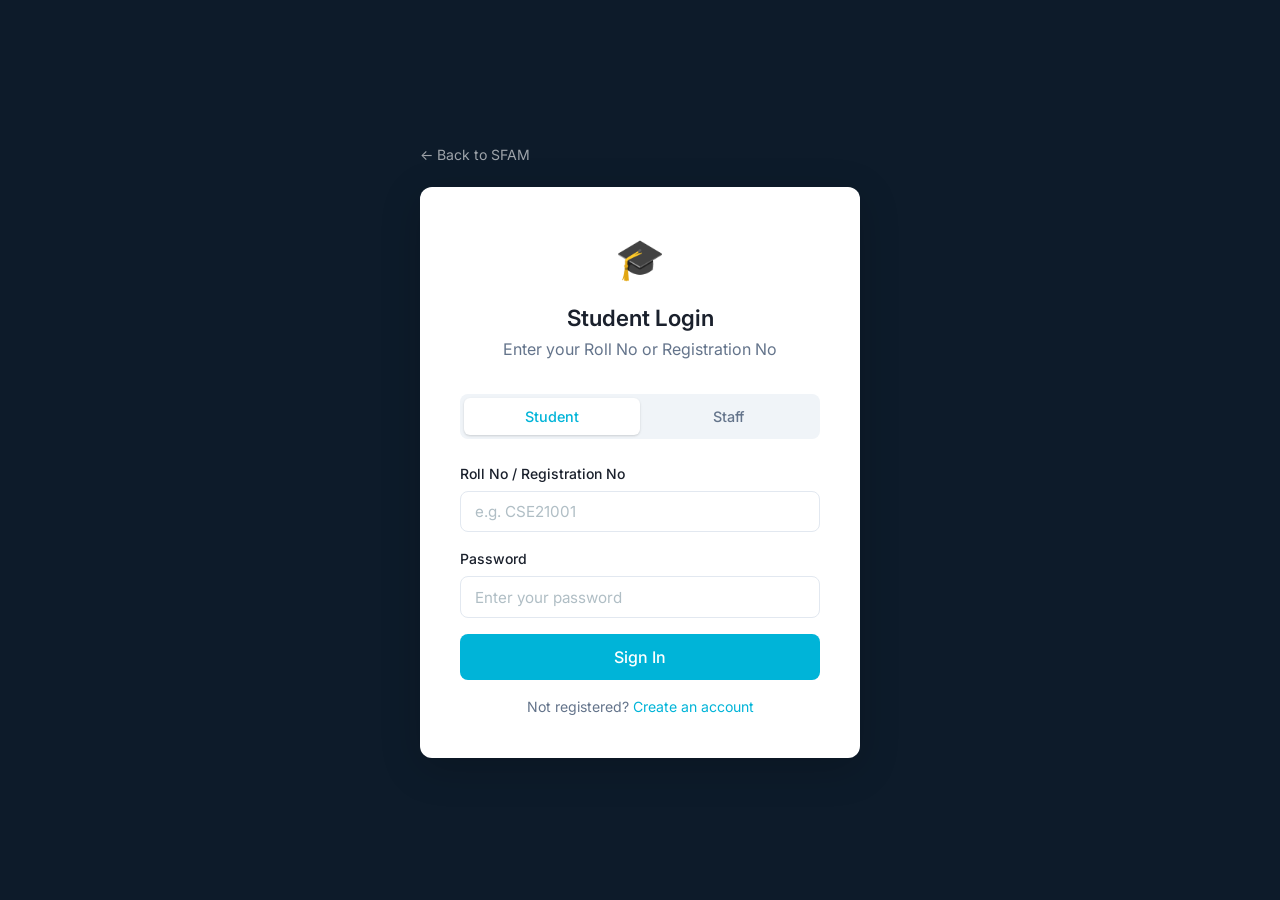
<file: macos/frontend/admin.html>
<!DOCTYPE html>
<html lang="en">

<head>
    <meta charset="UTF-8">
    <meta name="viewport" content="width=device-width, initial-scale=1.0">
    <title>SFAM — Admin Dashboard</title>
    <link rel="stylesheet" href="css/style.css">
    <style>
        /* Admin-specific layout */
        .admin-layout {
            display: grid;
            grid-template-columns: 220px 1fr;
            min-height: 100vh;
        }

        .admin-sidebar {
            background: var(--navy);
            display: flex;
            flex-direction: column;
            border-right: 1px solid rgba(255, 255, 255, .06);
            position: sticky;
            top: 0;
            height: 100vh;
        }

        .admin-sidebar-brand {
            padding: 1.5rem;
            border-bottom: 1px solid rgba(255, 255, 255, .08);
        }

        .admin-sidebar-brand h2 {
            color: #fff;
            font-size: 1.05rem;
            margin-bottom: .15rem;
        }

        .admin-sidebar-brand p {
            color: rgba(255, 255, 255, .35);
            font-size: .75rem;
        }

        .admin-sidebar-brand .brand-icon {
            font-size: 1.8rem;
            margin-bottom: .35rem;
        }

        .admin-nav {
            padding: 1rem .75rem;
            flex: 1;
        }

        .admin-nav-btn {
            display: flex;
            align-items: center;
            gap: .6rem;
            width: 100%;
            padding: .65rem .9rem;
            border: none;
            border-radius: var(--r-sm);
            background: transparent;
            color: rgba(255, 255, 255, .6);
            font-family: inherit;
            font-size: .88rem;
            font-weight: 500;
            cursor: pointer;
            transition: all var(--t);
            text-align: left;
            margin-bottom: .25rem;
        }

        .admin-nav-btn:hover {
            background: rgba(255, 255, 255, .07);
            color: #fff;
        }

        .admin-nav-btn.active {
            background: rgba(0, 180, 216, .15);
            color: var(--accent);
        }

        .admin-nav-btn .nav-icon {
            font-size: 1.1rem;
            flex-shrink: 0;
            width: 22px;
            text-align: center;
        }

        .admin-sidebar-footer {
            padding: 1rem;
            border-top: 1px solid rgba(255, 255, 255, .06);
        }

        .admin-main {
            background: var(--off-white);
            overflow-y: auto;
        }

        .admin-topbar {
            background: #fff;
            border-bottom: 1px solid var(--border);
            padding: 0 2rem;
            height: 56px;
            display: flex;
            align-items: center;
            justify-content: space-between;
            position: sticky;
            top: 0;
            z-index: 10;
        }

        .admin-topbar h3 {
            font-size: 1rem;
            font-weight: 600;
        }

        .admin-content {
            padding: 1.75rem 2rem;
        }

        .admin-section {
            display: none;
        }

        .admin-section.active {
            display: block;
        }

        /* Section header */
        .section-header {
            display: flex;
            align-items: center;
            justify-content: space-between;
            margin-bottom: 1.25rem;
            flex-wrap: wrap;
            gap: .75rem;
        }

        .section-header h2 {
            font-size: 1.25rem;
        }

        /* Filter row */
        .filter-row {
            display: flex;
            gap: .75rem;
            align-items: center;
            margin-bottom: 1rem;
            flex-wrap: wrap;
        }

        .filter-row input,
        .filter-row select {
            padding: .45rem .8rem;
            font-size: .88rem;
            border-radius: var(--r-sm);
            border: 1.5px solid var(--border);
            background: #fff;
            font-family: inherit;
            color: var(--text-main);
        }

        /* Edit modal */
        .modal-overlay {
            position: fixed;
            inset: 0;
            background: rgba(0, 0, 0, .5);
            display: flex;
            align-items: center;
            justify-content: center;
            z-index: 999;
            opacity: 0;
            pointer-events: none;
            transition: opacity .25s ease;
        }

        .modal-overlay.open {
            opacity: 1;
            pointer-events: all;
        }

        .modal-box {
            background: #fff;
            border-radius: var(--r);
            padding: 2rem;
            width: 100%;
            max-width: 480px;
            box-shadow: var(--shadow-lg);
            transform: translateY(16px);
            transition: transform .25s ease;
        }

        .modal-overlay.open .modal-box {
            transform: translateY(0);
        }

        .modal-title {
            font-size: 1.1rem;
            font-weight: 700;
            margin-bottom: 1.25rem;
        }

        .modal-footer {
            display: flex;
            gap: .75rem;
            justify-content: flex-end;
            margin-top: 1.25rem;
        }

        /* Badge */
        .badge {
            display: inline-block;
            padding: 2px 9px;
            border-radius: 20px;
            font-size: .75rem;
            font-weight: 600;
        }

        .badge-success {
            background: #dcfce7;
            color: #15803d;
        }

        .badge-warning {
            background: #fef3c7;
            color: #b45309;
        }

        .badge-danger {
            background: #fee2e2;
            color: #b91c1c;
        }

        .badge-info {
            background: #dbeafe;
            color: #1d4ed8;
        }

        .badge-staff {
            background: #ede9fe;
            color: #6d28d9;
        }

        /* Action buttons in table */
        .tbl-action {
            font-size: .78rem;
            padding: .3rem .65rem;
        }
    </style>
</head>

<body>

    <!-- Edit User Modal -->
    <div class="modal-overlay" id="editModal">
        <div class="modal-box">
            <div class="modal-title">Edit User</div>
            <input type="hidden" id="editUserId">
            <div class="form-group"><label>Name</label><input type="text" id="editName"></div>
            <div class="form-group"><label>Department</label><input type="text" id="editDept"></div>
            <div class="form-group" id="editStudentFields">
                <label>Year</label><input type="text" id="editYear">
                <label class="mt-1">Course Opted</label><input type="text" id="editCourse">
            </div>
            <div class="form-group" id="editStaffFields" style="display:none;">
                <label>Specialization</label><input type="text" id="editSpec">
                <label class="mt-1">Courses Teaching</label><input type="text" id="editCoursesTeaching">
            </div>
            <div class="modal-footer">
                <button class="btn btn-outline btn-sm" id="closeEditModal">Cancel</button>
                <button class="btn btn-primary btn-sm" id="saveEditBtn">Save Changes</button>
            </div>
        </div>
    </div>

    <div class="admin-layout">

        <!-- Sidebar -->
        <aside class="admin-sidebar">
            <div class="admin-sidebar-brand">
                <div class="brand-icon">🛡️</div>
                <h2>SFAM Admin</h2>
                <p>System Administrator</p>
            </div>

            <nav class="admin-nav">
                <button class="admin-nav-btn active" data-section="students" id="navStudents">
                    <span class="nav-icon">👥</span> Students
                </button>
                <button class="admin-nav-btn" data-section="staff" id="navStaff">
                    <span class="nav-icon">🏫</span> Staff
                </button>
                <button class="admin-nav-btn" data-section="logs" id="navLogs">
                    <span class="nav-icon">📋</span> Attendance Logs
                </button>
                <button class="admin-nav-btn" data-section="system" id="navSystem">
                    <span class="nav-icon">⚙️</span> System Info
                </button>
            </nav>

            <div class="admin-sidebar-footer">
                <button class="btn btn-ghost btn-sm btn-block" id="btnBackToKiosk">← Back to SFAM</button>
                <button class="btn btn-danger btn-sm btn-block mt-1" id="btnSignOut">Sign Out</button>
            </div>
        </aside>

        <!-- Main content -->
        <div class="admin-main">

            <div class="admin-topbar">
                <h3 id="adminTopbarTitle">Students</h3>
                <span style="color:var(--text-muted);font-size:.85rem;">Logged in as <strong
                        id="adminUsername">Admin</strong></span>
            </div>

            <div class="admin-content">

                <!-- ================================================================
           STUDENTS
           ============================================================== -->
                <div class="admin-section active" id="section-students">
                    <div class="section-header">
                        <h2>Registered Students</h2>
                        <button class="btn btn-primary btn-sm" id="refreshStudents">↻ Refresh</button>
                    </div>
                    <div class="stats-grid" style="margin-bottom:1.25rem;">
                        <div class="stat-card success-border">
                            <div class="stat-label">Total Students</div>
                            <div class="stat-value" id="totalStudents">—</div>
                        </div>
                        <div class="stat-card">
                            <div class="stat-label">Avg Attendance</div>
                            <div class="stat-value" id="avgAttendance">—</div>
                        </div>
                        <div class="stat-card warning-border">
                            <div class="stat-label">Below 75%</div>
                            <div class="stat-value" id="belowThreshold">—</div>
                        </div>
                    </div>
                    <div class="filter-row">
                        <input type="text" id="studentSearch" placeholder="Search by name, email, roll no…"
                            style="flex:1;min-width:180px;">
                    </div>
                    <div class="table-card">
                        <table class="data-table">
                            <thead>
                                <tr>
                                    <th>ID</th>
                                    <th>Name</th>
                                    <th>Roll No</th>
                                    <th>Dept / Year</th>
                                    <th>Email</th>
                                    <th>Attendance</th>
                                    <th>Actions</th>
                                </tr>
                            </thead>
                            <tbody id="studentsTable">
                                <tr>
                                    <td colspan="7" class="text-center text-muted" style="padding:2rem;">Loading…</td>
                                </tr>
                            </tbody>
                        </table>
                    </div>
                </div>

                <!-- ================================================================
           STAFF
           ============================================================== -->
                <div class="admin-section" id="section-staff">
                    <div class="section-header">
                        <h2>Registered Staff</h2>
                        <button class="btn btn-primary btn-sm" id="refreshStaff">↻ Refresh</button>
                    </div>
                    <div class="filter-row">
                        <input type="text" id="staffSearch" placeholder="Search by name, code, dept…"
                            style="flex:1;min-width:180px;">
                    </div>
                    <div class="table-card">
                        <table class="data-table">
                            <thead>
                                <tr>
                                    <th>ID</th>
                                    <th>Name</th>
                                    <th>Emp Code</th>
                                    <th>Department</th>
                                    <th>Email</th>
                                    <th>Specialization</th>
                                    <th>Actions</th>
                                </tr>
                            </thead>
                            <tbody id="staffTable">
                                <tr>
                                    <td colspan="7" class="text-center text-muted" style="padding:2rem;">Loading…</td>
                                </tr>
                            </tbody>
                        </table>
                    </div>
                </div>

                <!-- ================================================================
           ATTENDANCE LOGS
           ============================================================== -->
                <div class="admin-section" id="section-logs">
                    <div class="section-header">
                        <h2>Attendance Logs</h2>
                        <button class="btn btn-primary btn-sm" id="refreshLogs">↻ Refresh</button>
                    </div>
                    <div class="filter-row">
                        <input type="date" id="logsDateFilter">
                        <button class="btn btn-primary btn-sm" id="btnFilterLogs">Filter</button>
                        <button class="btn btn-outline btn-sm" id="btnClearLogsFilter">All Dates</button>
                        <span id="logsTotalBadge" class="text-muted" style="font-size:.85rem;margin-left:auto;"></span>
                    </div>
                    <div class="table-card">
                        <table class="data-table">
                            <thead>
                                <tr>
                                    <th>#</th>
                                    <th>Student / Staff</th>
                                    <th>Roll No / Emp</th>
                                    <th>Role</th>
                                    <th>Department</th>
                                    <th>Date</th>
                                    <th>Time</th>
                                </tr>
                            </thead>
                            <tbody id="logsTable">
                                <tr>
                                    <td colspan="7" class="text-center text-muted" style="padding:2rem;">Loading…</td>
                                </tr>
                            </tbody>
                        </table>
                    </div>
                </div>

                <!-- ================================================================
           SYSTEM INFO
           ============================================================== -->
                <div class="admin-section" id="section-system">
                    <div class="section-header">
                        <h2>System Information</h2>
                        <button class="btn btn-primary btn-sm" id="refreshSystem">↻ Refresh</button>
                    </div>
                    <div class="stats-grid" style="margin-bottom:1.25rem;">
                        <div class="stat-card">
                            <div class="stat-label">Operating System</div>
                            <div class="stat-value" style="font-size:1.1rem;" id="sysOS">—</div>
                        </div>
                        <div class="stat-card">
                            <div class="stat-label">Python</div>
                            <div class="stat-value" style="font-size:1.1rem;" id="sysPython">—</div>
                        </div>
                        <div class="stat-card success-border">
                            <div class="stat-label">GPU Device</div>
                            <div class="stat-value" style="font-size:1.1rem;" id="sysGPU">—</div>
                        </div>
                        <div class="stat-card">
                            <div class="stat-label">Model Status</div>
                            <div class="stat-value" style="font-size:1.1rem;" id="sysModel">—</div>
                        </div>
                    </div>
                    <div class="table-card">
                        <div class="table-card-header">
                            <h3 style="font-size:1rem;">Full Details</h3>
                        </div>
                        <table class="data-table">
                            <tbody id="sysDetails">
                                <tr>
                                    <td colspan="2" class="text-center text-muted" style="padding:2rem;">Loading…</td>
                                </tr>
                            </tbody>
                        </table>
                    </div>
                </div>

            </div><!-- /admin-content -->
        </div><!-- /admin-main -->
    </div>

    <div class="toast-container" id="toastContainer"></div>

    <script src="js/api.js"></script>
    <script src="js/app.js"></script>
    <script>
        document.addEventListener('DOMContentLoaded', function () {

            // -----------------------------------------------------------------------
            // Auth guard — admin only
            // -----------------------------------------------------------------------
            var session = requireAuth();
            if (!session) return;

            if (session.user.role !== 'admin') {
                showToast('Admin access required', 'error');
                setTimeout(function () { redirectToDashboard(session.user.role); }, 1000);
                return;
            }

            document.getElementById('adminUsername').textContent = session.user.name;

            // -----------------------------------------------------------------------
            // Navigation
            // -----------------------------------------------------------------------
            var sectionTitles = {
                students: 'Students', staff: 'Staff',
                logs: 'Attendance Logs', system: 'System Info'
            };

            document.querySelectorAll('.admin-nav-btn').forEach(function (btn) {
                btn.addEventListener('click', function () {
                    var sec = btn.dataset.section;
                    document.querySelectorAll('.admin-nav-btn').forEach(function (b) {
                        b.classList.remove('active');
                    });
                    btn.classList.add('active');
                    document.querySelectorAll('.admin-section').forEach(function (s) {
                        s.classList.remove('active');
                    });
                    document.getElementById('section-' + sec).classList.add('active');
                    document.getElementById('adminTopbarTitle').textContent = sectionTitles[sec] || sec;
                });
            });

            document.getElementById('btnBackToKiosk').onclick = function () {
                window.location.href = 'index.html';
            };
            document.getElementById('btnSignOut').onclick = function () {
                clearSession();
                window.location.href = 'index.html';
            };

            // -----------------------------------------------------------------------
            // Students
            // -----------------------------------------------------------------------
            var allStudents = [];

            async function loadStudents() {
                var tbody = document.getElementById('studentsTable');
                tbody.innerHTML = '<tr><td colspan="7" class="text-center text-muted" style="padding:2rem;">Loading…</td></tr>';
                try {
                    var data = await apiAdminListUsers('student');
                    allStudents = data.users || [];
                    renderStudents(allStudents);

                    var sumPct = allStudents.reduce(function (a, s) { return a + (s.stats ? s.stats.percentage : 0); }, 0);
                    var below = allStudents.filter(function (s) { return s.stats && s.stats.percentage < 75; }).length;
                    document.getElementById('totalStudents').textContent = allStudents.length;
                    document.getElementById('avgAttendance').textContent = allStudents.length ? (sumPct / allStudents.length).toFixed(1) + '%' : '—';
                    document.getElementById('belowThreshold').textContent = below;
                } catch (e) { showToast('Failed to load students', 'error'); }
            }

            function renderStudents(list) {
                var tbody = document.getElementById('studentsTable');
                if (!list.length) {
                    tbody.innerHTML = '<tr><td colspan="7" class="text-center text-muted" style="padding:2rem;">No students found</td></tr>';
                    return;
                }
                tbody.innerHTML = list.map(function (s) {
                    var pct = s.stats ? s.stats.percentage : 0;
                    var badge = pct >= 75 ? 'badge-success' : pct >= 50 ? 'badge-warning' : 'badge-danger';
                    return '<tr>'
                        + '<td>' + s.id + '</td>'
                        + '<td style="font-weight:500;">' + s.name + '</td>'
                        + '<td>' + (s.roll_no || '—') + '</td>'
                        + '<td>' + (s.department || '—') + (s.year ? ' / ' + s.year : '') + '</td>'
                        + '<td style="font-size:.82rem;">' + s.email + '</td>'
                        + '<td><span class="badge ' + badge + '">' + pct + '%</span></td>'
                        + '<td style="white-space:nowrap;">'
                        + '<button class="btn btn-outline tbl-action" onclick="openEdit(' + s.id + ',\'student\')">✏ Edit</button> '
                        + '<button class="btn btn-danger tbl-action" onclick="deleteUser(' + s.id + ',\'' + s.name.replace(/'/g, '') + '\')">🗑 Del</button>'
                        + '</td></tr>';
                }).join('');
            }

            document.getElementById('studentSearch').addEventListener('input', function () {
                var q = this.value.toLowerCase();
                renderStudents(allStudents.filter(function (s) {
                    return (s.name + s.email + (s.roll_no || '') + (s.department || '')).toLowerCase().includes(q);
                }));
            });
            document.getElementById('refreshStudents').onclick = loadStudents;

            // -----------------------------------------------------------------------
            // Staff
            // -----------------------------------------------------------------------
            var allStaff = [];

            async function loadStaff() {
                var tbody = document.getElementById('staffTable');
                tbody.innerHTML = '<tr><td colspan="7" class="text-center text-muted" style="padding:2rem;">Loading…</td></tr>';
                try {
                    var data = await apiAdminListUsers('staff');
                    allStaff = data.users || [];
                    renderStaff(allStaff);
                } catch (e) { showToast('Failed to load staff', 'error'); }
            }

            function renderStaff(list) {
                var tbody = document.getElementById('staffTable');
                if (!list.length) {
                    tbody.innerHTML = '<tr><td colspan="7" class="text-center text-muted" style="padding:2rem;">No staff found</td></tr>';
                    return;
                }
                tbody.innerHTML = list.map(function (s) {
                    return '<tr>'
                        + '<td>' + s.id + '</td>'
                        + '<td style="font-weight:500;">' + s.name + '</td>'
                        + '<td>' + (s.employee_code || '—') + '</td>'
                        + '<td>' + (s.department || '—') + '</td>'
                        + '<td style="font-size:.82rem;">' + s.email + '</td>'
                        + '<td>' + (s.specialization || '—') + '</td>'
                        + '<td style="white-space:nowrap;">'
                        + '<button class="btn btn-outline tbl-action" onclick="openEdit(' + s.id + ',\'staff\')">✏ Edit</button> '
                        + '<button class="btn btn-danger tbl-action" onclick="deleteUser(' + s.id + ',\'' + s.name.replace(/'/g, '') + '\')">🗑 Del</button>'
                        + '</td></tr>';
                }).join('');
            }

            document.getElementById('staffSearch').addEventListener('input', function () {
                var q = this.value.toLowerCase();
                renderStaff(allStaff.filter(function (s) {
                    return (s.name + s.email + (s.employee_code || '') + (s.department || '')).toLowerCase().includes(q);
                }));
            });
            document.getElementById('refreshStaff').onclick = loadStaff;

            // -----------------------------------------------------------------------
            // Attendance logs
            // -----------------------------------------------------------------------

            async function loadLogs(date) {
                var tbody = document.getElementById('logsTable');
                tbody.innerHTML = '<tr><td colspan="7" class="text-center text-muted" style="padding:2rem;">Loading…</td></tr>';
                try {
                    var data = await apiAdminAttendanceLogs(date || null, 200);
                    var logs = data.logs || [];
                    document.getElementById('logsTotalBadge').textContent = logs.length + ' records' + (data.total > 200 ? ' (showing first 200 of ' + data.total + ')' : '');
                    if (!logs.length) {
                        tbody.innerHTML = '<tr><td colspan="7" class="text-center text-muted" style="padding:2rem;">No records found</td></tr>';
                        return;
                    }
                    tbody.innerHTML = logs.map(function (l, i) {
                        var badge = l.role === 'staff' ? 'badge-staff' : 'badge-info';
                        return '<tr>'
                            + '<td>' + (i + 1) + '</td>'
                            + '<td style="font-weight:500;">' + l.name + '</td>'
                            + '<td>' + (l.roll_no || l.employee_code || '—') + '</td>'
                            + '<td><span class="badge ' + badge + '">' + l.role + '</span></td>'
                            + '<td>' + (l.department || '—') + '</td>'
                            + '<td>' + formatDate(l.timestamp) + '</td>'
                            + '<td>' + formatTime(l.timestamp) + '</td>'
                            + '</tr>';
                    }).join('');
                } catch (e) { showToast('Failed to load logs', 'error'); }
            }

            document.getElementById('btnFilterLogs').onclick = function () {
                loadLogs(document.getElementById('logsDateFilter').value || null);
            };
            document.getElementById('btnClearLogsFilter').onclick = function () {
                document.getElementById('logsDateFilter').value = '';
                loadLogs(null);
            };
            document.getElementById('refreshLogs').onclick = function () {
                loadLogs(document.getElementById('logsDateFilter').value || null);
            };

            // -----------------------------------------------------------------------
            // System info
            // -----------------------------------------------------------------------

            async function loadSystemInfo() {
                try {
                    var info = await apiGetSystemInfo();
                    document.getElementById('sysOS').textContent = info.os || '—';
                    document.getElementById('sysPython').textContent = info.python_version || '—';
                    document.getElementById('sysGPU').textContent = (info.gpu_device || 'CPU').toUpperCase();
                    document.getElementById('sysModel').textContent = info.model_ready ? '✓ Loaded' : '✗ Not Loaded';

                    var rows = [
                        ['OS', info.os + ' ' + (info.os_version || '')],
                        ['Architecture', info.architecture],
                        ['Python Version', info.python_version],
                        ['GPU Device', (info.gpu_device || 'CPU').toUpperCase()],
                        ['GPU Name', info.gpu_name || '—'],
                        ['CUDA Available', info.cuda_available ? 'Yes' : 'No'],
                        ['MPS Available', info.mps_available ? 'Yes' : 'No'],
                        ['Model Name', info.model_name || '—'],
                        ['Model Ready', info.model_ready ? '✓ Yes' : '✗ No'],
                    ];
                    document.getElementById('sysDetails').innerHTML = rows.map(function (r) {
                        return '<tr><td style="color:var(--text-muted);width:180px;font-size:.88rem;">' + r[0] + '</td>'
                            + '<td style="font-weight:500;">' + r[1] + '</td></tr>';
                    }).join('');
                } catch (e) { showToast('Failed to load system info', 'error'); }
            }

            document.getElementById('refreshSystem').onclick = loadSystemInfo;

            // -----------------------------------------------------------------------
            // Delete user (P1)
            // -----------------------------------------------------------------------
            window.deleteUser = async function (userId, name) {
                if (!confirm('Delete "' + name + '"? This removes all their attendance records and cannot be undone.')) return;
                try {
                    var res = await apiAdminDeleteUser(userId);
                    if (res.error) { showToast(res.error, 'error'); return; }
                    showToast(res.message, 'success');
                    loadStudents();
                    loadStaff();
                } catch (e) { showToast('Delete failed', 'error'); }
            };

            // -----------------------------------------------------------------------
            // Edit user (P1)
            // -----------------------------------------------------------------------
            var editRole = 'student';

            window.openEdit = function (userId, role) {
                editRole = role;
                document.getElementById('editUserId').value = userId;
                document.getElementById('editStudentFields').style.display = role === 'student' ? '' : 'none';
                document.getElementById('editStaffFields').style.display = role === 'staff' ? '' : 'none';

                // Pre-fill from cached list
                var list = role === 'student' ? allStudents : allStaff;
                var user = list.find(function (u) { return u.id === userId; });
                if (user) {
                    document.getElementById('editName').value = user.name || '';
                    document.getElementById('editDept').value = user.department || '';
                    if (role === 'student') {
                        document.getElementById('editYear').value = user.year || '';
                        document.getElementById('editCourse').value = user.course_opted || '';
                    } else {
                        document.getElementById('editSpec').value = user.specialization || '';
                        document.getElementById('editCoursesTeaching').value = user.courses_teaching || '';
                    }
                }
                document.getElementById('editModal').classList.add('open');
            };

            document.getElementById('closeEditModal').onclick = function () {
                document.getElementById('editModal').classList.remove('open');
            };

            document.getElementById('saveEditBtn').addEventListener('click', async function () {
                var userId = parseInt(document.getElementById('editUserId').value);
                var fields = {
                    name: document.getElementById('editName').value.trim(),
                    department: document.getElementById('editDept').value.trim(),
                };
                if (editRole === 'student') {
                    fields.year = document.getElementById('editYear').value.trim();
                    fields.course_opted = document.getElementById('editCourse').value.trim();
                } else {
                    fields.specialization = document.getElementById('editSpec').value.trim();
                    fields.courses_teaching = document.getElementById('editCoursesTeaching').value.trim();
                }

                setLoading(this, true, 'Saving…');
                try {
                    var res = await apiAdminEditUser(userId, fields);
                    if (res.error) { showToast(res.error, 'error'); }
                    else {
                        showToast('User updated successfully', 'success');
                        document.getElementById('editModal').classList.remove('open');
                        loadStudents(); loadStaff();
                    }
                } catch (e) { showToast('Update failed', 'error'); }
                setLoading(this, false, 'Save Changes');
            });

            // -----------------------------------------------------------------------
            // Initial data load
            // -----------------------------------------------------------------------
            loadStudents();
            loadStaff();
            loadLogs(null);
            loadSystemInfo();

        });
    </script>
</body>

</html>
</file>
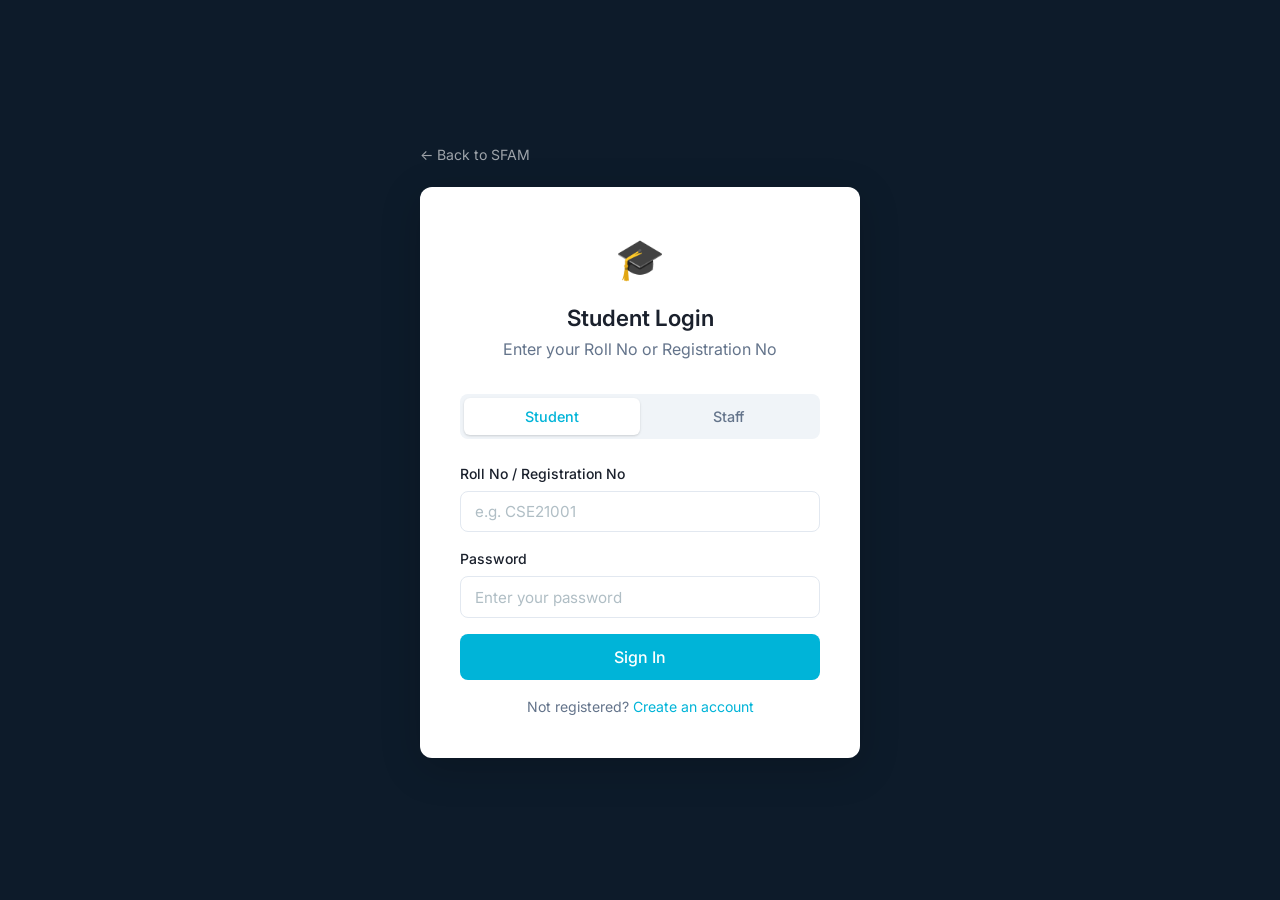
<file: macos/frontend/dashboard.html>
<!DOCTYPE html>
<html lang="en">

<head>
    <meta charset="UTF-8">
    <meta name="viewport" content="width=device-width, initial-scale=1.0">
    <title>SFAM — Student Dashboard</title>
    <link rel="stylesheet" href="css/style.css">
</head>

<body class="dash-layout">

    <!-- Top bar -->
    <header class="dash-topbar">
        <div class="dash-topbar-brand">🎓 Facial Attendance System</div>
        <div class="dash-topbar-user">
            <span id="topbarName">Loading…</span>
            <button class="btn btn-ghost btn-sm" id="btnLogout">Sign Out</button>
        </div>
    </header>

    <main class="dash-content">

        <!-- Profile card -->
        <div class="profile-card" id="profileCard">
            <div class="profile-avatar">👤</div>
            <div>
                <div class="profile-name" id="profileName">—</div>
                <div class="profile-meta" id="profileMeta"></div>
            </div>
        </div>

        <!-- Stats -->
        <div class="stats-grid">
            <div class="stat-card success-border">
                <div class="stat-label">Attendance %</div>
                <div class="stat-value" id="statPct">—</div>
                <div class="stat-sub" id="statPctSub"></div>
            </div>
            <div class="stat-card">
                <div class="stat-label">Days Present</div>
                <div class="stat-value" id="statDays">—</div>
                <div class="stat-sub" id="statDaysSub"></div>
            </div>
            <div class="stat-card warning-border">
                <div class="stat-label">Total Hours</div>
                <div class="stat-value" id="statHours">—</div>
                <div class="stat-sub">sessions recorded</div>
            </div>
            <div class="stat-card">
                <div class="stat-label">Working Days</div>
                <div class="stat-value" id="statTotal">—</div>
                <div class="stat-sub">since enrollment</div>
            </div>
        </div>

        <!-- Charts row -->
        <div class="charts-grid">
            <div class="chart-card">
                <div class="card-title">Weekly Attendance (Last 7 Days)</div>
                <canvas id="barChart" style="width:100%;height:180px;"></canvas>
            </div>
            <div class="chart-card"
                style="display:flex;flex-direction:column;align-items:center;justify-content:center;">
                <div class="card-title" style="width:100%;">Attendance Rate</div>
                <div id="attendanceRing" class="attendance-ring"></div>
            </div>
        </div>

        <!-- Recent attendance table -->
        <div class="table-card">
            <div class="table-card-header">
                <h3 style="font-size:1rem;">Recent Attendance</h3>
                <span class="text-muted" style="font-size:.85rem;" id="recentCount"></span>
            </div>
            <table class="data-table">
                <thead>
                    <tr>
                        <th>#</th>
                        <th>Date</th>
                        <th>Time</th>
                        <th>Status</th>
                    </tr>
                </thead>
                <tbody id="attendanceBody">
                    <tr>
                        <td colspan="4" class="text-center text-muted" style="padding:2rem;">Loading…</td>
                    </tr>
                </tbody>
            </table>
        </div>

    </main>

    <div class="toast-container" id="toastContainer"></div>

    <script src="js/api.js"></script>
    <script src="js/app.js"></script>
    <script>
        document.addEventListener('DOMContentLoaded', async function () {

            var s = requireAuth();
            if (!s) return;

            // Staff accidentally landing here
            if (s.user.role === 'staff' || s.user.role === 'admin') {
                window.location.href = 'staff.html';
                return;
            }

            document.getElementById('topbarName').textContent = s.user.name;
            document.getElementById('btnLogout').onclick = function () {
                clearSession();
                window.location.href = 'index.html';
            };

            try {
                var data = await apiStudentDashboard(s.user.id);

                if (data.error) {
                    showToast(data.error, 'error');
                    return;
                }

                var u = data.user;
                var st = data.stats;

                // Profile
                document.getElementById('profileName').textContent = u.name;
                var badges = [
                    u.roll_no ? ('Roll No: ' + u.roll_no) : null,
                    u.department ? u.department : null,
                    u.year ? u.year : null,
                    u.course_opted ? u.course_opted : null,
                    u.email ? u.email : null,
                ].filter(Boolean);
                document.getElementById('profileMeta').innerHTML = badges
                    .map(function (b) { return '<span class="profile-badge">' + b + '</span>'; })
                    .join('');

                // Stats
                var colorClass = st.percentage >= 75 ? '' : st.percentage >= 50 ? 'warning-border' : 'danger-border';
                document.querySelector('.stat-card.success-border').className = 'stat-card ' + colorClass;
                document.getElementById('statPct').textContent = st.percentage + '%';
                document.getElementById('statPctSub').textContent = st.percentage >= 75 ? 'Good standing ✓' : st.percentage >= 50 ? 'Needs improvement' : 'Below threshold ⚠';
                document.getElementById('statDays').textContent = st.present_days;
                document.getElementById('statDaysSub').textContent = 'out of ' + st.total_days + ' working days';
                document.getElementById('statHours').textContent = st.total_hours;
                document.getElementById('statTotal').textContent = st.total_days;

                // Attendance ring
                drawAttendanceRing('attendanceRing', st.percentage);

                // Bar chart (weekly)
                var weekly = data.weekly || [];
                var today = new Date();
                var labels = [], values = [];
                for (var i = 6; i >= 0; i--) {
                    var d = new Date(today);
                    d.setDate(today.getDate() - i);
                    var ds = d.toISOString().split('T')[0];
                    var rec = weekly.find(function (r) { return r.date === ds; });
                    labels.push(['Sun', 'Mon', 'Tue', 'Wed', 'Thu', 'Fri', 'Sat'][d.getDay()]);
                    values.push(rec ? rec.count : 0);
                }

                // Draw after layout paint
                requestAnimationFrame(function () {
                    var bar = document.getElementById('barChart');
                    drawBarChart(bar, labels, values);
                });

                // Recent table
                var recent = data.recent || [];
                document.getElementById('recentCount').textContent = recent.length + ' records';
                var tbody = document.getElementById('attendanceBody');
                if (!recent.length) {
                    tbody.innerHTML = '<tr><td colspan="4" class="text-center text-muted" style="padding:2rem;">No attendance records yet</td></tr>';
                } else {
                    tbody.innerHTML = recent.map(function (r, i) {
                        return '<tr>'
                            + '<td>' + (i + 1) + '</td>'
                            + '<td>' + formatDate(r.timestamp) + '</td>'
                            + '<td>' + formatTime(r.timestamp) + '</td>'
                            + '<td><span style="color:var(--success);font-weight:600;">Present ✓</span></td>'
                            + '</tr>';
                    }).join('');
                }

            } catch (err) {
                showToast('Failed to load dashboard. Is the server running?', 'error');
            }

        });
    </script>
</body>

</html>
</file>
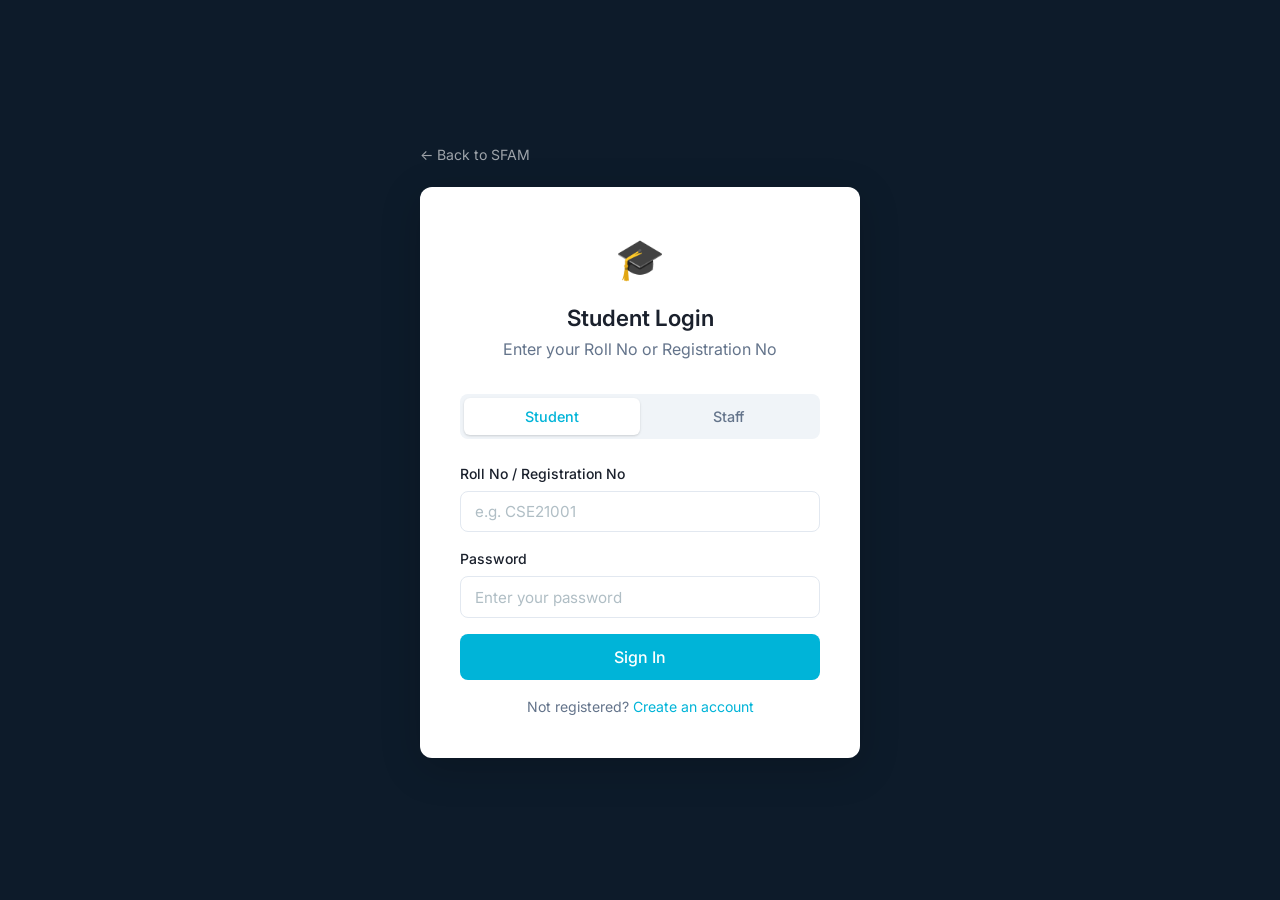
<file: macos/frontend/login.html>
<!DOCTYPE html>
<html lang="en">

<head>
    <meta charset="UTF-8">
    <meta name="viewport" content="width=device-width, initial-scale=1.0">
    <title>SFAM — Login</title>
    <link rel="stylesheet" href="css/style.css">
</head>

<body>

    <div class="auth-page">
        <div style="width:100%;max-width:440px;">

            <!-- Back to kiosk -->
            <button class="auth-back" id="btnBack">← Back to SFAM</button>

            <div class="auth-card">
                <div class="auth-logo">🎓</div>
                <div class="auth-title">
                    <h2 id="loginTitle">Student Login</h2>
                    <p id="loginSubtitle">Enter your Roll No or Registration No</p>
                </div>

                <!-- Role tabs -->
                <div class="role-tabs">
                    <button class="role-tab active" id="tabStudent">Student</button>
                    <button class="role-tab" id="tabStaff">Staff</button>
                </div>

                <form id="loginForm" autocomplete="off">
                    <div class="form-group">
                        <label for="loginIdentifier" id="identifierLabel">Roll No / Registration No</label>
                        <input type="text" id="loginIdentifier" placeholder="Enter your ID" required autocomplete="off">
                    </div>
                    <div class="form-group">
                        <label for="loginPassword">Password</label>
                        <input type="password" id="loginPassword" placeholder="Enter your password" required>
                    </div>
                    <button type="submit" id="loginBtn" class="btn btn-primary btn-block btn-lg">
                        Sign In
                    </button>
                </form>

                <p class="text-center mt-2" style="font-size:.88rem; color:var(--text-muted);">
                    Not registered? <a id="goRegister" href="register.html">Create an account</a>
                </p>
            </div>

        </div>
    </div>

    <div class="toast-container" id="toastContainer"></div>

    <script src="js/api.js"></script>
    <script src="js/app.js"></script>
    <script>
        document.addEventListener('DOMContentLoaded', function () {

            // Redirect if already logged in
            var s = getSession();
            if (s) {
                if (s.user.role === 'admin') { window.location.href = 'admin.html'; }
                else { redirectToDashboard(s.user.role); }
                return;
            }

            // Pre-select role from URL param
            var params = new URLSearchParams(location.search);
            var defaultRole = params.get('role') || 'student';
            var currentRole = defaultRole;

            function setRole(role) {
                currentRole = role;
                document.getElementById('tabStudent').classList.toggle('active', role === 'student');
                document.getElementById('tabStaff').classList.toggle('active', role === 'staff');

                if (role === 'admin') {
                    document.getElementById('loginTitle').textContent = 'Admin Login';
                    document.getElementById('loginSubtitle').textContent = 'Enter your admin email address';
                    document.getElementById('identifierLabel').textContent = 'Admin Email';
                    document.getElementById('loginIdentifier').placeholder = 'e.g. admin@sfam.edu';
                    document.getElementById('goRegister').href = 'index.html';
                } else if (role === 'staff') {
                    document.getElementById('loginTitle').textContent = 'Staff Login';
                    document.getElementById('loginSubtitle').textContent = 'Enter your Employee Code';
                    document.getElementById('identifierLabel').textContent = 'Employee Code';
                    document.getElementById('loginIdentifier').placeholder = 'e.g. EMP-2024-001';
                    document.getElementById('goRegister').href = 'register.html?role=staff';
                } else {
                    document.getElementById('loginTitle').textContent = 'Student Login';
                    document.getElementById('loginSubtitle').textContent = 'Enter your Roll No or Registration No';
                    document.getElementById('identifierLabel').textContent = 'Roll No / Registration No';
                    document.getElementById('loginIdentifier').placeholder = 'e.g. CSE21001';
                    document.getElementById('goRegister').href = 'register.html?role=student';
                }
            }

            setRole(defaultRole);

            document.getElementById('tabStudent').onclick = function () { setRole('student'); };
            document.getElementById('tabStaff').onclick = function () { setRole('staff'); };
            document.getElementById('btnBack').onclick = function () { window.location.href = 'index.html'; };

            document.getElementById('loginForm').addEventListener('submit', async function (e) {
                e.preventDefault();
                var btn = document.getElementById('loginBtn');
                var identifier = document.getElementById('loginIdentifier').value.trim();
                var password = document.getElementById('loginPassword').value;

                setLoading(btn, true, 'Signing in…');

                try {
                    var result = await apiLogin(identifier, password, currentRole);

                    if (result.error) {
                        showToast(result.error, 'error');
                        setLoading(btn, false, 'Sign In');
                        return;
                    }

                    saveSession(result.token, result.user);
                    showToast('Welcome, ' + result.user.name + '!', 'success', 1500);
                    setTimeout(function () {
                        if (result.user.role === 'admin') {
                            window.location.href = 'admin.html';
                        } else {
                            redirectToDashboard(result.user.role);
                        }
                    }, 700);

                } catch (err) {
                    showToast('Connection error. Is the server running?', 'error');
                    setLoading(btn, false, 'Sign In');
                }
            });

        });
    </script>
</body>

</html>
</file>
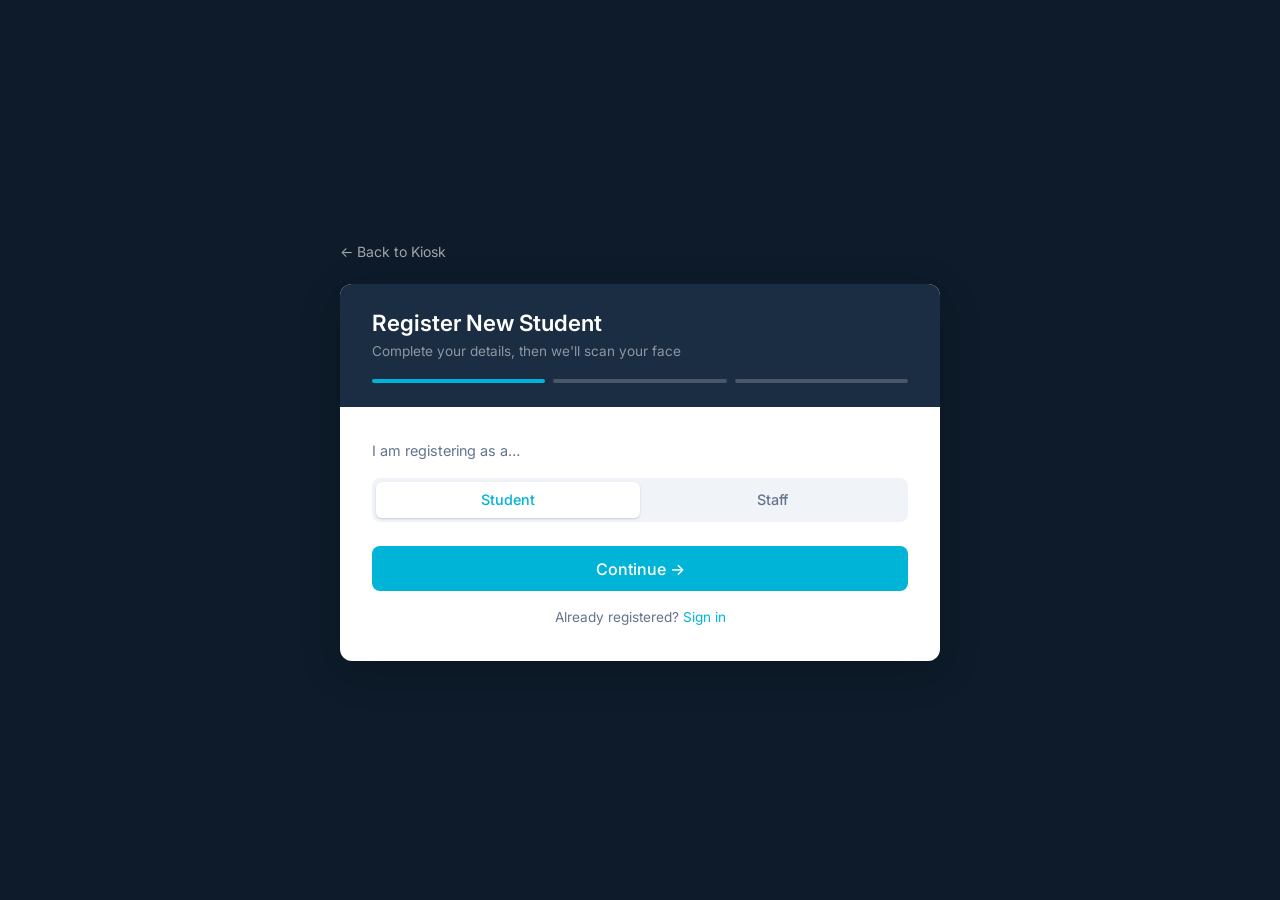
<file: macos/frontend/register.html>
<!DOCTYPE html>
<html lang="en">

<head>
    <meta charset="UTF-8">
    <meta name="viewport" content="width=device-width, initial-scale=1.0">
    <title>SFAM — Register</title>
    <link rel="stylesheet" href="css/style.css">
</head>

<body>

    <div class="register-page">
        <div style="width:100%;max-width:600px;">

            <button class="auth-back" id="btnBack">← Back to Kiosk</button>

            <div class="register-card">

                <!-- Header -->
                <div class="register-header">
                    <h2 id="regTitle">Register New Student</h2>
                    <p id="regSubtitle">Complete your details, then we'll scan your face</p>
                    <div class="phase-indicator">
                        <div class="phase-dot active" id="phDot1"></div>
                        <div class="phase-dot" id="phDot2"></div>
                        <div class="phase-dot" id="phDot3"></div>
                    </div>
                </div>

                <div class="register-body">

                    <!-- ================================================================
             PHASE 1: Role selection
             ============================================================= -->
                    <div id="phase1">
                        <p class="text-muted mb-2">I am registering as a…</p>
                        <div class="role-tabs" style="margin-bottom:1.5rem;">
                            <button class="role-tab active" id="roleStudent">Student</button>
                            <button class="role-tab" id="roleStaff">Staff</button>
                        </div>
                        <button class="btn btn-primary btn-block btn-lg" id="btnPhase1Next">
                            Continue →
                        </button>
                        <p class="text-center mt-2" style="font-size:.85rem;color:var(--text-muted);">
                            Already registered? <a id="goLogin" href="login.html">Sign in</a>
                        </p>
                    </div>

                    <!-- ================================================================
             PHASE 2a: Student form
             ============================================================= -->
                    <div id="phase2Student" class="hidden">
                        <form id="studentForm" autocomplete="off">
                            <div class="form-row">
                                <div class="form-group">
                                    <label>Full Name *</label>
                                    <input type="text" id="sName" placeholder="e.g. Arun Kumar" required>
                                </div>
                                <div class="form-group">
                                    <label>Email *</label>
                                    <input type="email" id="sEmail" placeholder="you@college.edu" required>
                                </div>
                            </div>
                            <div class="form-row">
                                <div class="form-group">
                                    <label>Roll Number *</label>
                                    <input type="text" id="sRollNo" placeholder="e.g. CSE21001" required>
                                </div>
                                <div class="form-group">
                                    <label>Registration Number *</label>
                                    <input type="text" id="sRegNo" placeholder="e.g. 2021CS1001" required>
                                </div>
                            </div>
                            <div class="form-row">
                                <div class="form-group">
                                    <label>Department *</label>
                                    <select id="sDept" required>
                                        <option value="">Select Department</option>
                                        <option>Computer Science</option>
                                        <option>Electronics</option>
                                        <option>Mechanical</option>
                                        <option>Civil</option>
                                        <option>Information Technology</option>
                                        <option>Electrical</option>
                                        <option>Mathematics</option>
                                        <option>Physics</option>
                                        <option>Chemistry</option>
                                        <option>Other</option>
                                    </select>
                                </div>
                                <div class="form-group">
                                    <label>Current Year *</label>
                                    <select id="sYear" required>
                                        <option value="">Select Year</option>
                                        <option>1st Year</option>
                                        <option>2nd Year</option>
                                        <option>3rd Year</option>
                                        <option>4th Year</option>
                                    </select>
                                </div>
                            </div>
                            <div class="form-group">
                                <label>Course / Programme *</label>
                                <input type="text" id="sCourse" placeholder="e.g. B.Tech CSE" required>
                            </div>
                            <div class="form-row">
                                <div class="form-group">
                                    <label>Password *</label>
                                    <input type="password" id="sPassword" placeholder="Min. 4 characters" required
                                        minlength="4">
                                </div>
                                <div class="form-group">
                                    <label>Confirm Password *</label>
                                    <input type="password" id="sConfirm" placeholder="Re-enter password" required>
                                </div>
                            </div>
                            <div style="display:flex;gap:1rem;margin-top:.5rem;">
                                <button type="button" class="btn btn-outline" id="sBack">← Back</button>
                                <button type="submit" class="btn btn-primary" style="flex:1;" id="sNext">
                                    Save & Scan Face →
                                </button>
                            </div>
                        </form>
                    </div>

                    <!-- ================================================================
             PHASE 2b: Staff form
             ============================================================= -->
                    <div id="phase2Staff" class="hidden">
                        <form id="staffForm" autocomplete="off">
                            <div class="form-row">
                                <div class="form-group">
                                    <label>Full Name *</label>
                                    <input type="text" id="tfName" placeholder="e.g. Dr. Priya Nair" required>
                                </div>
                                <div class="form-group">
                                    <label>Email *</label>
                                    <input type="email" id="tfEmail" placeholder="staff@college.edu" required>
                                </div>
                            </div>
                            <div class="form-row">
                                <div class="form-group">
                                    <label>Employee Code *</label>
                                    <input type="text" id="tfEmpCode" placeholder="e.g. EMP-2024-001" required>
                                </div>
                                <div class="form-group">
                                    <label>Department *</label>
                                    <select id="tfDept" required>
                                        <option value="">Select Department</option>
                                        <option>Computer Science</option>
                                        <option>Electronics</option>
                                        <option>Mechanical</option>
                                        <option>Civil</option>
                                        <option>Information Technology</option>
                                        <option>Electrical</option>
                                        <option>Mathematics</option>
                                        <option>Physics</option>
                                        <option>Chemistry</option>
                                        <option>Other</option>
                                    </select>
                                </div>
                            </div>
                            <div class="form-group">
                                <label>Specialization</label>
                                <input type="text" id="tfSpec" placeholder="e.g. Machine Learning, Computer Vision">
                            </div>
                            <div class="form-group">
                                <label>Courses Teaching</label>
                                <input type="text" id="tfCourses" placeholder="e.g. CS301, CS401 (comma-separated)">
                            </div>
                            <div class="form-row">
                                <div class="form-group">
                                    <label>Password *</label>
                                    <input type="password" id="tfPassword" placeholder="Min. 4 characters" required
                                        minlength="4">
                                </div>
                                <div class="form-group">
                                    <label>Confirm Password *</label>
                                    <input type="password" id="tfConfirm" placeholder="Re-enter password" required>
                                </div>
                            </div>
                            <div style="display:flex;gap:1rem;margin-top:.5rem;">
                                <button type="button" class="btn btn-outline" id="tfBack">← Back</button>
                                <button type="submit" class="btn btn-primary" style="flex:1;" id="tfNext">
                                    Save & Scan Face →
                                </button>
                            </div>
                        </form>
                    </div>

                    <!-- ================================================================
             PHASE 3: Face capture
             ============================================================= -->
                    <div id="phase3" class="hidden">
                        <p class="text-muted mb-2">
                            Position your face clearly in the frame. Keep still. Capture takes ~4 seconds.
                        </p>

                        <div class="capture-area">
                            <video id="regVideo" autoplay playsinline muted></video>
                            <canvas id="regCanvas"></canvas>
                            <span class="capture-overlay-text" id="captureLabel">Press button to begin</span>
                        </div>

                        <div class="progress-bar-wrap">
                            <div class="progress-bar-fill" id="progressBar"></div>
                        </div>
                        <p class="text-muted text-center mb-2" id="progressText" style="font-size:.82rem;">0 / 10 frames
                            captured</p>

                        <div style="display:flex;gap:1rem;">
                            <button class="btn btn-outline" id="p3Back">← Back</button>
                            <button class="btn btn-primary" style="flex:1;" id="btnCapture">
                                📷 Start Face Scan
                            </button>
                        </div>
                    </div>

                </div><!-- /register-body -->
            </div><!-- /register-card -->
        </div>
    </div>

    <div class="toast-container" id="toastContainer"></div>

    <script src="js/api.js"></script>
    <script src="js/app.js"></script>
    <script src="js/camera.js"></script>
    <script>
        document.addEventListener('DOMContentLoaded', function () {

            var params = new URLSearchParams(location.search);
            var defaultRole = params.get('role') || 'student';
            var selectedRole = defaultRole;
            var formData = {};
            var currentPhase = 1;

            // Redirect logged-in users
            var s = getSession();
            if (s) { redirectToDashboard(s.user.role); return; }

            document.getElementById('btnBack').onclick = function () { window.location.href = 'index.html'; };

            // -----------------------------------------------------------------------
            // Phase dots helper
            // -----------------------------------------------------------------------
            function setPhaseDots(phase) {
                [1, 2, 3].forEach(function (i) {
                    var dot = document.getElementById('phDot' + i);
                    dot.className = 'phase-dot ' + (i < phase ? 'complete' : i === phase ? 'active' : '');
                });
            }

            // -----------------------------------------------------------------------
            // Phase 1 — role selection
            // -----------------------------------------------------------------------
            function setRole(role) {
                selectedRole = role;
                document.getElementById('roleStudent').classList.toggle('active', role === 'student');
                document.getElementById('roleStaff').classList.toggle('active', role === 'staff');
                document.getElementById('regTitle').textContent = role === 'staff'
                    ? 'Register New Staff' : 'Register New Student';
                document.getElementById('goLogin').href = 'login.html?role=' + role;
            }

            setRole(defaultRole);
            document.getElementById('roleStudent').onclick = function () { setRole('student'); };
            document.getElementById('roleStaff').onclick = function () { setRole('staff'); };

            document.getElementById('btnPhase1Next').onclick = function () {
                document.getElementById('phase1').classList.add('hidden');
                if (selectedRole === 'student') {
                    document.getElementById('phase2Student').classList.remove('hidden');
                } else {
                    document.getElementById('phase2Staff').classList.remove('hidden');
                }
                setPhaseDots(2);
                currentPhase = 2;
            };

            // -----------------------------------------------------------------------
            // Phase 2 — forms
            // -----------------------------------------------------------------------
            document.getElementById('sBack').onclick = function () { goToPhase1(); };
            document.getElementById('tfBack').onclick = function () { goToPhase1(); };

            function goToPhase1() {
                document.getElementById('phase2Student').classList.add('hidden');
                document.getElementById('phase2Staff').classList.add('hidden');
                document.getElementById('phase1').classList.remove('hidden');
                setPhaseDots(1);
                currentPhase = 1;
            }

            // Student form submit
            document.getElementById('studentForm').addEventListener('submit', function (e) {
                e.preventDefault();
                var pw1 = document.getElementById('sPassword').value;
                var pw2 = document.getElementById('sConfirm').value;
                if (pw1 !== pw2) { showToast('Passwords do not match', 'error'); return; }

                formData = {
                    name: document.getElementById('sName').value.trim(),
                    email: document.getElementById('sEmail').value.trim().toLowerCase(),
                    roll_no: document.getElementById('sRollNo').value.trim(),
                    reg_no: document.getElementById('sRegNo').value.trim(),
                    department: document.getElementById('sDept').value,
                    year: document.getElementById('sYear').value,
                    course_opted: document.getElementById('sCourse').value.trim(),
                    password: pw1,
                };
                goToPhase3();
            });

            // Staff form submit
            document.getElementById('staffForm').addEventListener('submit', function (e) {
                e.preventDefault();
                var pw1 = document.getElementById('tfPassword').value;
                var pw2 = document.getElementById('tfConfirm').value;
                if (pw1 !== pw2) { showToast('Passwords do not match', 'error'); return; }

                formData = {
                    name: document.getElementById('tfName').value.trim(),
                    email: document.getElementById('tfEmail').value.trim().toLowerCase(),
                    employee_code: document.getElementById('tfEmpCode').value.trim(),
                    department: document.getElementById('tfDept').value,
                    specialization: document.getElementById('tfSpec').value.trim(),
                    courses_teaching: document.getElementById('tfCourses').value.trim(),
                    password: pw1,
                };
                goToPhase3();
            });

            // -----------------------------------------------------------------------
            // Phase 3 — face capture
            // -----------------------------------------------------------------------
            var camStarted = false;

            function goToPhase3() {
                document.getElementById('phase2Student').classList.add('hidden');
                document.getElementById('phase2Staff').classList.add('hidden');
                document.getElementById('phase3').classList.remove('hidden');
                setPhaseDots(3);
                currentPhase = 3;

                if (!camStarted) {
                    RegCamera.start('regVideo', 'regCanvas').then(function (ok) {
                        camStarted = ok;
                        if (!ok) showToast('Camera access denied', 'error');
                    });
                }
            }

            document.getElementById('p3Back').onclick = function () {
                document.getElementById('phase3').classList.add('hidden');
                if (selectedRole === 'student') {
                    document.getElementById('phase2Student').classList.remove('hidden');
                } else {
                    document.getElementById('phase2Staff').classList.remove('hidden');
                }
                setPhaseDots(2);
                currentPhase = 2;
            };

            document.getElementById('btnCapture').addEventListener('click', async function () {
                var btn = document.getElementById('btnCapture');
                btn.disabled = true;
                document.getElementById('captureLabel').textContent = 'Hold still…';

                try {
                    var frames = await RegCamera.captureFrames(10, 4000, function (cur, total) {
                        var pct = (cur / total) * 100;
                        document.getElementById('progressBar').style.width = pct + '%';
                        document.getElementById('progressText').textContent = cur + ' / ' + total + ' frames captured';
                        document.getElementById('captureLabel').textContent = 'Scanning… ' + cur + '/' + total;
                    });

                    document.getElementById('captureLabel').textContent = 'Processing…';
                    btn.innerHTML = '<span class="spinner"></span> Registering…';

                    var payload = Object.assign({}, formData, { frames: frames });
                    var result;

                    if (selectedRole === 'student') {
                        result = await apiRegisterStudent(payload);
                    } else {
                        result = await apiRegisterStaff(payload);
                    }

                    if (result.error) {
                        showToast(result.error, 'error');
                        btn.disabled = false;
                        btn.textContent = '📷 Retry Scan';
                        document.getElementById('captureLabel').textContent = 'Scan failed — try again';
                        document.getElementById('progressBar').style.width = '0%';
                        document.getElementById('progressText').textContent = '0 / 10 frames captured';
                        return;
                    }

                    RegCamera.stop();
                    saveSession(result.token, result.user);
                    showToast('Registration complete! Welcome, ' + result.user.name, 'success', 2000);
                    setTimeout(function () { redirectToDashboard(result.user.role); }, 1200);

                } catch (err) {
                    showToast('Registration failed. Please try again.', 'error');
                    btn.disabled = false;
                    btn.textContent = '📷 Retry Scan';
                }
            });

        });
    </script>
</body>

</html>
</file>
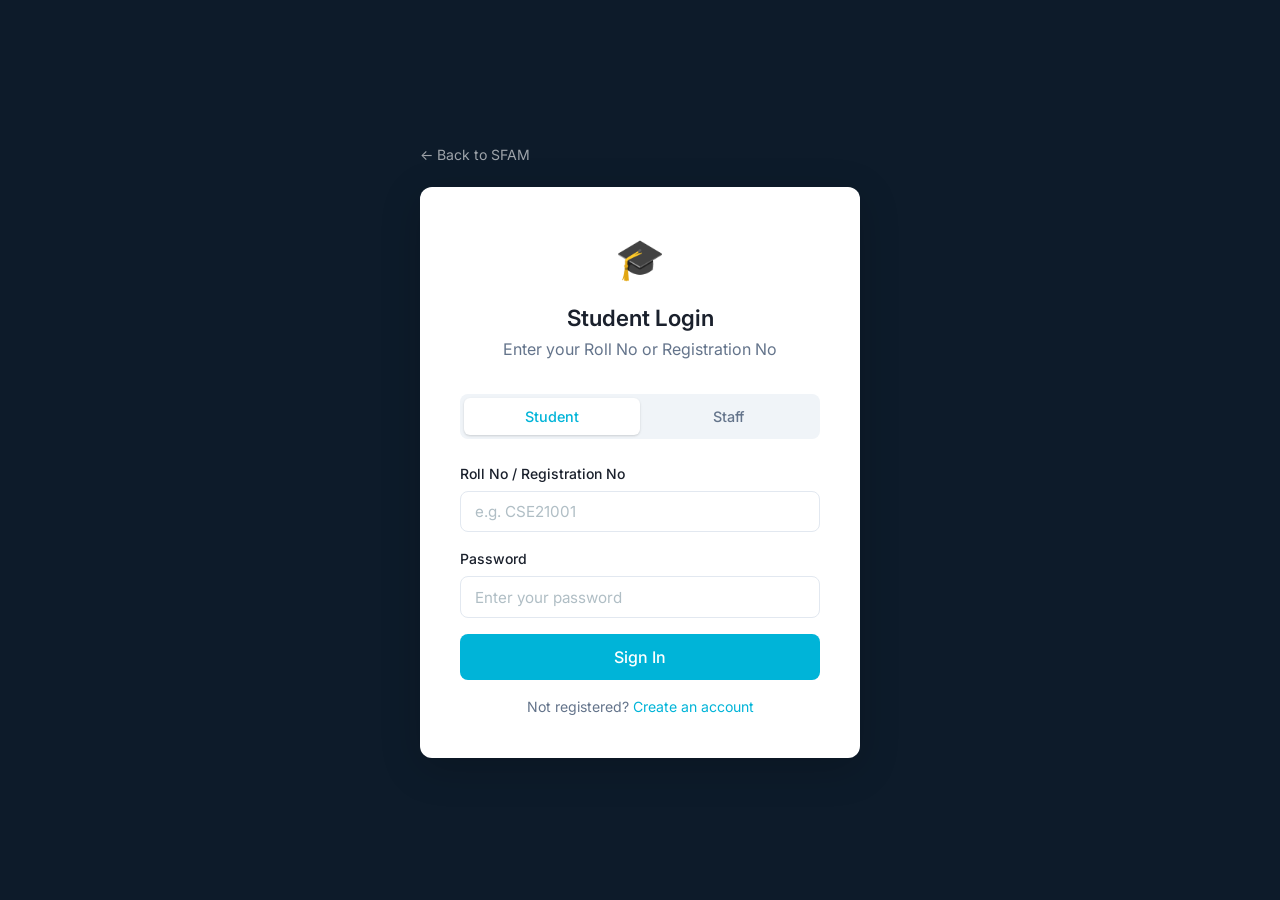
<file: macos/frontend/staff.html>
<!DOCTYPE html>
<html lang="en">

<head>
    <meta charset="UTF-8">
    <meta name="viewport" content="width=device-width, initial-scale=1.0">
    <title>SFAM — Staff Dashboard</title>
    <link rel="stylesheet" href="css/style.css">
</head>

<body class="dash-layout">

    <!-- Top bar -->
    <header class="dash-topbar">
        <div class="dash-topbar-brand">🎓 Facial Attendance System — Staff</div>
        <div class="dash-topbar-user">
            <span id="topbarName">Loading…</span>
            <button class="btn btn-ghost btn-sm" id="btnLogout">Sign Out</button>
        </div>
    </header>

    <main class="dash-content">

        <!-- Staff profile -->
        <div class="profile-card" style="margin-bottom:1.5rem;">
            <div class="profile-avatar">🏫</div>
            <div>
                <div class="profile-name" id="staffName">—</div>
                <div class="profile-meta" id="staffMeta"></div>
            </div>
        </div>

        <!-- Today summary: big stat + chart -->
        <div class="stats-grid" style="margin-bottom:1.5rem;">
            <div class="stat-card success-border">
                <div class="stat-label">Present Today</div>
                <div class="stat-value" id="statToday">—</div>
                <div class="stat-sub">students marked present</div>
            </div>
            <div class="stat-card">
                <div class="stat-label">Total Students</div>
                <div class="stat-value" id="statTotal">—</div>
                <div class="stat-sub">registered</div>
            </div>
            <div class="stat-card warning-border">
                <div class="stat-label">Absentees Today</div>
                <div class="stat-value" id="statAbsent">—</div>
                <div class="stat-sub">from total registered</div>
            </div>
            <div class="stat-card">
                <div class="stat-label">Avg Attendance</div>
                <div class="stat-value" id="statAvg">—</div>
                <div class="stat-sub">across all students</div>
            </div>
        </div>

        <!-- Attendance distribution bar chart -->
        <div class="card" style="margin-bottom:1.5rem;">
            <div class="card-title">Student Attendance Overview (% per student)</div>
            <canvas id="staffChart" style="width:100%;height:200px;"></canvas>
        </div>

        <!-- Present today table -->
        <div class="table-card">
            <div class="table-card-header">
                <h3 style="font-size:1rem;">Attendance Records</h3>
                <div class="staff-filter-bar" style="margin:0;">
                    <input type="date" id="dateFilter" style="padding:.4rem .7rem;font-size:.88rem;">
                    <button class="btn btn-primary btn-sm" id="btnFilter">Filter</button>
                    <button class="btn btn-outline btn-sm" id="btnToday">Today</button>
                </div>
            </div>
            <table class="data-table">
                <thead>
                    <tr>
                        <th>#</th>
                        <th>Name</th>
                        <th>Roll No</th>
                        <th>Department</th>
                        <th>Year</th>
                        <th>Time In</th>
                        <th>Attendance %</th>
                    </tr>
                </thead>
                <tbody id="attendanceBody">
                    <tr>
                        <td colspan="7" class="text-center text-muted" style="padding:2rem;">Loading…</td>
                    </tr>
                </tbody>
            </table>
        </div>

    </main>

    <div class="toast-container" id="toastContainer"></div>

    <script src="js/api.js"></script>
    <script src="js/app.js"></script>
    <script>
        document.addEventListener('DOMContentLoaded', async function () {

            var s = requireAuth();
            if (!s) return;

            if (s.user.role === 'student') {
                window.location.href = 'dashboard.html';
                return;
            }

            document.getElementById('topbarName').textContent = s.user.name;
            document.getElementById('btnLogout').onclick = function () {
                clearSession();
                window.location.href = 'index.html';
            };

            var userId = s.user.id;
            var allStudents = [];

            async function loadDashboard(date) {
                try {
                    var data = await apiStaffDashboard(userId, date || null);
                    if (data.error) { showToast(data.error, 'error'); return; }

                    // Staff profile
                    var u = data.user;
                    document.getElementById('staffName').textContent = u.name;
                    var badges = [
                        u.employee_code ? ('ID: ' + u.employee_code) : null,
                        u.department ? u.department : null,
                        u.specialization ? u.specialization : null,
                        u.courses_teaching ? ('Courses: ' + u.courses_teaching) : null,
                        u.email ? u.email : null,
                    ].filter(Boolean);
                    document.getElementById('staffMeta').innerHTML = badges
                        .map(function (b) { return '<span class="profile-badge">' + b + '</span>'; })
                        .join('');

                    allStudents = data.all_students || [];
                    var presentToday = data.students_present_today || 0;
                    var total = allStudents.length;
                    var absent = total - presentToday;

                    // Avg attendance
                    var avg = 0;
                    if (total > 0) {
                        avg = allStudents.reduce(function (sum, s) {
                            return sum + (s.stats ? s.stats.percentage : 0);
                        }, 0) / total;
                        avg = Math.round(avg * 10) / 10;
                    }

                    document.getElementById('statToday').textContent = presentToday;
                    document.getElementById('statTotal').textContent = total;
                    document.getElementById('statAbsent').textContent = Math.max(0, absent);
                    document.getElementById('statAvg').textContent = avg + '%';

                    // Chart: attendance % per student (top 15)
                    var chartStudents = allStudents.slice(0, 15);
                    var chartLabels = chartStudents.map(function (s) { return s.name.split(' ')[0]; });
                    var chartValues = chartStudents.map(function (s) { return s.stats ? s.stats.percentage : 0; });

                    requestAnimationFrame(function () {
                        var c = document.getElementById('staffChart');
                        drawBarChart(c, chartLabels, chartValues, { color: '#00b4d8', pad: { top: 20, right: 15, bottom: 40, left: 40 } });
                    });

                    // Attendance list table
                    var list = data.attendance_list || [];
                    var tbody = document.getElementById('attendanceBody');
                    if (!list.length) {
                        tbody.innerHTML = '<tr><td colspan="7" class="text-center text-muted" style="padding:2rem;">No attendance records for this date</td></tr>';
                    } else {
                        tbody.innerHTML = list.map(function (r, i) {
                            var pct = '-';
                            var match = allStudents.find(function (s) { return s.id === r.id; });
                            if (match && match.stats) pct = match.stats.percentage + '%';

                            var timeIn = r.first_seen || r.time_in || '';
                            return '<tr>'
                                + '<td>' + (i + 1) + '</td>'
                                + '<td style="font-weight:500;">' + r.name + '</td>'
                                + '<td>' + (r.roll_no || '—') + '</td>'
                                + '<td>' + (r.department || '—') + '</td>'
                                + '<td>' + (r.year || '—') + '</td>'
                                + '<td>' + (timeIn ? formatTime(timeIn) : '—') + '</td>'
                                + '<td>' + pct + '</td>'
                                + '</tr>';
                        }).join('');
                    }

                } catch (err) {
                    showToast('Failed to load dashboard. Is the server running?', 'error');
                }
            }

            // Initial load
            loadDashboard(null);

            // Date filter
            document.getElementById('btnFilter').onclick = function () {
                var d = document.getElementById('dateFilter').value;
                if (d) loadDashboard(d);
            };
            document.getElementById('btnToday').onclick = function () {
                document.getElementById('dateFilter').value = '';
                loadDashboard(null);
            };

        });
    </script>
</body>

</html>
</file>
<file: macos/frontend/css/style.css>
/* =========================================================================
   style.css — Facial Attendance System — Kiosk UI Theme
   =========================================================================
   Design: High-contrast kiosk aesthetic. Dark navy background, crisp white
   cards, bright accent colors. Clean grid layout. No unreadable overlays.
   Font: Inter (loaded inline via @import — no CDN dependency at runtime,
         loaded once during setup).
   ========================================================================= */

@import url('https://fonts.googleapis.com/css2?family=Inter:wght@300;400;500;600;700&display=swap');

/* -------------------------------------------------------------------------
   CSS Custom Properties
   ------------------------------------------------------------------------- */
:root {
    /* Color palette */
    --navy: #0d1b2a;
    --navy-mid: #1b2d42;
    --navy-light: #243650;
    --accent: #00b4d8;
    --accent-dark: #0096b4;
    --success: #2dc653;
    --warning: #f4a261;
    --danger: #e63946;
    --white: #ffffff;
    --off-white: #f0f4f8;
    --text-main: #1a202c;
    --text-muted: #64748b;
    --border: #e2e8f0;

    /* Spacing */
    --gap: 1.5rem;
    --r: 12px;
    --r-sm: 8px;

    /* Shadows */
    --shadow-sm: 0 1px 3px rgba(0, 0, 0, .1), 0 1px 2px rgba(0, 0, 0, .06);
    --shadow: 0 4px 16px rgba(0, 0, 0, .12);
    --shadow-lg: 0 10px 40px rgba(0, 0, 0, .18);

    /* Transitions */
    --t: 200ms ease;
}

/* -------------------------------------------------------------------------
   Reset & Base
   ------------------------------------------------------------------------- */
*,
*::before,
*::after {
    box-sizing: border-box;
    margin: 0;
    padding: 0;
}

html,
body {
    height: 100%;
    font-family: 'Inter', system-ui, sans-serif;
    font-size: 16px;
    line-height: 1.6;
    color: var(--text-main);
    background: var(--navy);
    -webkit-font-smoothing: antialiased;
}

a {
    color: var(--accent);
    text-decoration: none;
}

a:hover {
    text-decoration: underline;
}

img,
video,
canvas {
    display: block;
    max-width: 100%;
}

/* -------------------------------------------------------------------------
   Typography
   ------------------------------------------------------------------------- */
h1 {
    font-size: 1.75rem;
    font-weight: 700;
    line-height: 1.2;
}

h2 {
    font-size: 1.4rem;
    font-weight: 600;
    line-height: 1.3;
}

h3 {
    font-size: 1.15rem;
    font-weight: 600;
}

h4 {
    font-size: 1rem;
    font-weight: 600;
}

p {
    color: var(--text-muted);
}

/* -------------------------------------------------------------------------
   Utility
   ------------------------------------------------------------------------- */
.hidden {
    display: none !important;
}

.text-center {
    text-align: center;
}

.text-muted {
    color: var(--text-muted);
    font-size: .9rem;
}

.text-success {
    color: var(--success);
}

.text-danger {
    color: var(--danger);
}

.text-warning {
    color: var(--warning);
}

.mt-1 {
    margin-top: .5rem;
}

.mt-2 {
    margin-top: 1rem;
}

.mt-3 {
    margin-top: 1.5rem;
}

.mb-1 {
    margin-bottom: .5rem;
}

.mb-2 {
    margin-bottom: 1rem;
}

.gap {
    gap: var(--gap);
}

/* -------------------------------------------------------------------------
   Card
   ------------------------------------------------------------------------- */
.card {
    background: var(--white);
    border-radius: var(--r);
    padding: var(--gap);
    box-shadow: var(--shadow);
}

.card-title {
    font-size: 1rem;
    font-weight: 600;
    color: var(--text-muted);
    text-transform: uppercase;
    letter-spacing: .05em;
    margin-bottom: 1rem;
}

/* -------------------------------------------------------------------------
   Buttons
   ------------------------------------------------------------------------- */
.btn {
    display: inline-flex;
    align-items: center;
    justify-content: center;
    gap: .5rem;
    padding: .625rem 1.25rem;
    border: none;
    border-radius: var(--r-sm);
    font-family: inherit;
    font-size: .95rem;
    font-weight: 500;
    cursor: pointer;
    transition: background var(--t), transform var(--t), box-shadow var(--t);
    user-select: none;
    white-space: nowrap;
}

.btn:active {
    transform: translateY(1px);
}

.btn:disabled {
    opacity: .55;
    cursor: not-allowed;
    transform: none;
}

.btn-primary {
    background: var(--accent);
    color: var(--white);
}

.btn-primary:hover {
    background: var(--accent-dark);
    box-shadow: 0 4px 14px rgba(0, 180, 216, .4);
}

.btn-outline {
    background: transparent;
    border: 2px solid var(--accent);
    color: var(--accent);
}

.btn-outline:hover {
    background: var(--accent);
    color: var(--white);
}

.btn-success {
    background: var(--success);
    color: var(--white);
}

.btn-danger {
    background: var(--danger);
    color: var(--white);
}

.btn-ghost {
    background: rgba(255, 255, 255, .08);
    color: var(--white);
    border: 1px solid rgba(255, 255, 255, .15);
}

.btn-ghost:hover {
    background: rgba(255, 255, 255, .15);
}

.btn-block {
    width: 100%;
}

.btn-lg {
    padding: .8rem 1.5rem;
    font-size: 1rem;
}

.btn-sm {
    padding: .4rem .85rem;
    font-size: .85rem;
}

/* -------------------------------------------------------------------------
   Kiosk Side Panel Action Buttons
   ------------------------------------------------------------------------- */
.kiosk-btn {
    display: flex;
    align-items: center;
    gap: .85rem;
    padding: 1rem 1.25rem;
    background: rgba(255, 255, 255, .06);
    border: 1px solid rgba(255, 255, 255, .12);
    border-radius: var(--r);
    color: var(--white);
    font-family: inherit;
    font-size: .95rem;
    font-weight: 500;
    cursor: pointer;
    transition: all var(--t);
    width: 100%;
    text-align: left;
}

.kiosk-btn:hover {
    background: rgba(0, 180, 216, .15);
    border-color: var(--accent);
    transform: translateX(4px);
}

.kiosk-btn .kiosk-btn-icon {
    width: 40px;
    height: 40px;
    border-radius: 50%;
    background: rgba(0, 180, 216, .2);
    display: flex;
    align-items: center;
    justify-content: center;
    font-size: 1.2rem;
    flex-shrink: 0;
}

.kiosk-btn .kiosk-btn-text small {
    display: block;
    font-size: .75rem;
    color: rgba(255, 255, 255, .5);
    font-weight: 400;
}

/* -------------------------------------------------------------------------
   Forms
   ------------------------------------------------------------------------- */
.form-group {
    display: flex;
    flex-direction: column;
    gap: .35rem;
    margin-bottom: 1rem;
}

.form-group label {
    font-size: .875rem;
    font-weight: 500;
    color: var(--text-main);
}

.form-row {
    display: grid;
    grid-template-columns: 1fr 1fr;
    gap: 1rem;
}

input[type=text],
input[type=email],
input[type=password],
input[type=date],
select,
textarea {
    width: 100%;
    padding: .65rem .9rem;
    border: 1.5px solid var(--border);
    border-radius: var(--r-sm);
    font-family: inherit;
    font-size: .95rem;
    color: var(--text-main);
    background: var(--white);
    transition: border-color var(--t), box-shadow var(--t);
    outline: none;
}

input:focus,
select:focus,
textarea:focus {
    border-color: var(--accent);
    box-shadow: 0 0 0 3px rgba(0, 180, 216, .15);
}

input::placeholder {
    color: #b0bec5;
}

/* Role tab selector */
.role-tabs {
    display: flex;
    background: var(--off-white);
    border-radius: var(--r-sm);
    padding: 4px;
    margin-bottom: 1.5rem;
}

.role-tab {
    flex: 1;
    padding: .6rem;
    border: none;
    border-radius: calc(var(--r-sm) - 2px);
    background: transparent;
    font-family: inherit;
    font-size: .9rem;
    font-weight: 500;
    color: var(--text-muted);
    cursor: pointer;
    transition: all var(--t);
}

.role-tab.active {
    background: var(--white);
    color: var(--accent);
    box-shadow: var(--shadow-sm);
}

/* -------------------------------------------------------------------------
   Kiosk Layout (index.html)
   ------------------------------------------------------------------------- */
.kiosk-layout {
    display: grid;
    grid-template-columns: 1fr 320px;
    height: 100vh;
    overflow: hidden;
}

/* Camera pane */
.kiosk-camera-pane {
    position: relative;
    background: #000;
    overflow: hidden;
}

.kiosk-camera-pane video,
.kiosk-camera-pane canvas {
    position: absolute;
    top: 0;
    left: 0;
    width: 100%;
    height: 100%;
    object-fit: cover;
}

.kiosk-camera-pane canvas {
    pointer-events: none;
}

/* Camera status bar */
.kiosk-status-bar {
    position: absolute;
    bottom: 0;
    left: 0;
    right: 0;
    padding: .75rem 1rem;
    background: linear-gradient(transparent, rgba(0, 0, 0, .8));
    display: flex;
    align-items: center;
    gap: .75rem;
}

.status-dot {
    width: 10px;
    height: 10px;
    border-radius: 50%;
    background: var(--success);
    animation: pulse-green 2s infinite;
    flex-shrink: 0;
}

.status-dot.inactive {
    background: var(--danger);
    animation: none;
}

.kiosk-status-text {
    color: var(--white);
    font-size: .85rem;
    font-weight: 500;
}

/* Camera header overlay */
.kiosk-cam-header {
    position: absolute;
    top: 0;
    left: 0;
    right: 0;
    padding: .75rem 1rem;
    background: linear-gradient(rgba(0, 0, 0, .7), transparent);
    color: var(--white);
    font-size: .85rem;
    font-weight: 500;
    display: flex;
    align-items: center;
    gap: .5rem;
}

.kiosk-cam-header .live-badge {
    background: var(--danger);
    color: white;
    font-size: .65rem;
    font-weight: 700;
    padding: 2px 7px;
    border-radius: 20px;
    letter-spacing: .08em;
    text-transform: uppercase;
}

/* Side panel */
.kiosk-side-panel {
    background: var(--navy-mid);
    display: flex;
    flex-direction: column;
    overflow-y: auto;
    border-left: 1px solid rgba(255, 255, 255, .06);
}

.kiosk-brand {
    padding: 1.5rem;
    border-bottom: 1px solid rgba(255, 255, 255, .06);
}

.kiosk-brand h1 {
    color: var(--white);
    font-size: 1.15rem;
    margin-bottom: .2rem;
}

.kiosk-brand p {
    color: rgba(255, 255, 255, .45);
    font-size: .8rem;
}

.kiosk-brand .brand-icon {
    font-size: 2rem;
    margin-bottom: .5rem;
}

.kiosk-actions {
    padding: 1.25rem;
    display: flex;
    flex-direction: column;
    gap: .75rem;
    flex: 1;
}

.kiosk-section-label {
    font-size: .7rem;
    font-weight: 600;
    text-transform: uppercase;
    letter-spacing: .1em;
    color: rgba(255, 255, 255, .3);
    margin-top: .5rem;
    margin-bottom: .25rem;
}

/* Last detected card */
.kiosk-last-detected {
    margin: 0 1.25rem 1.25rem;
    background: rgba(255, 255, 255, .04);
    border: 1px solid rgba(255, 255, 255, .08);
    border-radius: var(--r);
    padding: 1rem;
}

.kiosk-last-detected h4 {
    color: rgba(255, 255, 255, .4);
    font-size: .7rem;
    text-transform: uppercase;
    letter-spacing: .08em;
    margin-bottom: .5rem;
}

.kiosk-detected-name {
    color: var(--white);
    font-size: 1rem;
    font-weight: 600;
}

.kiosk-detected-time {
    color: rgba(255, 255, 255, .4);
    font-size: .78rem;
    margin-top: .15rem;
}

/* -------------------------------------------------------------------------
   Detection overlays on canvas
   ------------------------------------------------------------------------- */
/* Drawn via JS — these are just the toast-style face labels */
.face-label {
    position: absolute;
    background: rgba(0, 0, 0, .75);
    color: white;
    font-size: .78rem;
    font-weight: 600;
    padding: 3px 10px;
    border-radius: 20px;
    pointer-events: none;
    backdrop-filter: blur(4px);
}

/* -------------------------------------------------------------------------
   Alert Banner (kiosk non-blocking)
   ------------------------------------------------------------------------- */
.kiosk-alert {
    position: absolute;
    top: 60px;
    left: 50%;
    transform: translateX(-50%);
    background: rgba(230, 57, 70, .92);
    color: white;
    padding: .6rem 1.4rem;
    border-radius: 30px;
    font-size: .9rem;
    font-weight: 600;
    backdrop-filter: blur(8px);
    animation: slideDown .3s ease;
    z-index: 20;
    white-space: nowrap;
    max-width: 90%;
    text-align: center;
}

.kiosk-alert.success {
    background: rgba(45, 198, 83, .92);
}

.kiosk-alert.warning {
    background: rgba(244, 162, 97, .92);
}

/* -------------------------------------------------------------------------
   Auth pages (login.html) — centered card layout
   ------------------------------------------------------------------------- */
.auth-page {
    min-height: 100vh;
    display: flex;
    align-items: center;
    justify-content: center;
    padding: 2rem;
    background: var(--navy);
}

.auth-card {
    background: var(--white);
    border-radius: var(--r);
    padding: 2.5rem;
    width: 100%;
    max-width: 440px;
    box-shadow: var(--shadow-lg);
}

.auth-back {
    display: inline-flex;
    align-items: center;
    gap: .4rem;
    color: rgba(255, 255, 255, .6);
    font-size: .88rem;
    margin-bottom: 1.5rem;
    cursor: pointer;
    border: none;
    background: none;
    font-family: inherit;
    transition: color var(--t);
}

.auth-back:hover {
    color: var(--white);
}

.auth-logo {
    font-size: 2.5rem;
    text-align: center;
    margin-bottom: .75rem;
}

.auth-title {
    text-align: center;
    margin-bottom: 2rem;
}

.auth-title h2 {
    color: var(--text-main);
}

.auth-title p {
    margin-top: .3rem;
}

/* -------------------------------------------------------------------------
   Registration — 3-phase layout (register.html)
   ------------------------------------------------------------------------- */
.register-page {
    min-height: 100vh;
    display: flex;
    align-items: center;
    justify-content: center;
    padding: 2rem;
    background: var(--navy);
}

.register-card {
    background: var(--white);
    border-radius: var(--r);
    width: 100%;
    max-width: 600px;
    box-shadow: var(--shadow-lg);
    overflow: hidden;
}

.register-header {
    background: var(--navy-mid);
    padding: 1.5rem 2rem;
    color: var(--white);
}

.register-header h2 {
    color: var(--white);
    margin-bottom: .25rem;
}

.register-header p {
    color: rgba(255, 255, 255, .5);
    font-size: .85rem;
}

/* Phase progress */
.phase-indicator {
    display: flex;
    gap: .5rem;
    margin-top: 1rem;
}

.phase-dot {
    height: 4px;
    flex: 1;
    border-radius: 4px;
    background: rgba(255, 255, 255, .2);
    transition: background var(--t);
}

.phase-dot.active {
    background: var(--accent);
}

.phase-dot.complete {
    background: var(--success);
}

.register-body {
    padding: 2rem;
}

/* Camera capture area (phase 3) */
.capture-area {
    position: relative;
    border-radius: var(--r);
    overflow: hidden;
    background: #000;
    aspect-ratio: 4/3;
    max-height: 320px;
    margin-bottom: 1rem;
}

.capture-area video,
.capture-area canvas {
    position: absolute;
    top: 0;
    left: 0;
    width: 100%;
    height: 100%;
    object-fit: cover;
}

.capture-area canvas {
    pointer-events: none;
}

.capture-overlay-text {
    position: absolute;
    bottom: 1rem;
    left: 50%;
    transform: translateX(-50%);
    background: rgba(0, 0, 0, .7);
    color: white;
    padding: .4rem 1.2rem;
    border-radius: 20px;
    font-size: .85rem;
    font-weight: 500;
    backdrop-filter: blur(6px);
    white-space: nowrap;
}

/* Progress bar */
.progress-bar-wrap {
    height: 8px;
    background: var(--off-white);
    border-radius: 8px;
    overflow: hidden;
    margin-bottom: .5rem;
}

.progress-bar-fill {
    height: 100%;
    background: linear-gradient(90deg, var(--accent), var(--success));
    border-radius: 8px;
    transition: width .4s ease;
    width: 0%;
}

/* -------------------------------------------------------------------------
   Dashboard Layout
   ------------------------------------------------------------------------- */
.dash-layout {
    min-height: 100vh;
    background: var(--off-white);
}

/* Top bar */
.dash-topbar {
    background: var(--navy);
    padding: 0 2rem;
    height: 60px;
    display: flex;
    align-items: center;
    justify-content: space-between;
}

.dash-topbar-brand {
    color: var(--white);
    font-size: 1rem;
    font-weight: 600;
    display: flex;
    align-items: center;
    gap: .5rem;
}

.dash-topbar-user {
    display: flex;
    align-items: center;
    gap: 1rem;
}

.dash-topbar-user span {
    color: rgba(255, 255, 255, .7);
    font-size: .88rem;
}

.dash-topbar-user .btn {
    font-size: .82rem;
    padding: .4rem .9rem;
}

/* Dashboard content */
.dash-content {
    max-width: 1100px;
    margin: 0 auto;
    padding: 2rem;
}

/* Stats grid */
.stats-grid {
    display: grid;
    grid-template-columns: repeat(auto-fit, minmax(200px, 1fr));
    gap: 1rem;
    margin-bottom: 1.5rem;
}

.stat-card {
    background: var(--white);
    border-radius: var(--r);
    padding: 1.25rem;
    box-shadow: var(--shadow-sm);
    border-left: 4px solid var(--accent);
}

.stat-card.success-border {
    border-left-color: var(--success);
}

.stat-card.warning-border {
    border-left-color: var(--warning);
}

.stat-card.danger-border {
    border-left-color: var(--danger);
}

.stat-label {
    font-size: .8rem;
    font-weight: 600;
    color: var(--text-muted);
    text-transform: uppercase;
    letter-spacing: .05em;
    margin-bottom: .4rem;
}

.stat-value {
    font-size: 2rem;
    font-weight: 700;
    color: var(--text-main);
    line-height: 1;
}

.stat-sub {
    font-size: .8rem;
    color: var(--text-muted);
    margin-top: .25rem;
}

/* Profile card */
.profile-card {
    background: var(--navy);
    border-radius: var(--r);
    padding: 1.5rem;
    color: var(--white);
    display: flex;
    align-items: center;
    gap: 1.25rem;
    margin-bottom: 1.5rem;
    box-shadow: var(--shadow);
}

.profile-avatar {
    width: 64px;
    height: 64px;
    border-radius: 50%;
    background: rgba(0, 180, 216, .25);
    border: 2px solid var(--accent);
    display: flex;
    align-items: center;
    justify-content: center;
    font-size: 1.8rem;
    flex-shrink: 0;
}

.profile-name {
    font-size: 1.3rem;
    font-weight: 700;
    margin-bottom: .15rem;
}

.profile-meta {
    display: flex;
    flex-wrap: wrap;
    gap: .4rem .75rem;
}

.profile-badge {
    background: rgba(255, 255, 255, .1);
    color: rgba(255, 255, 255, .7);
    font-size: .78rem;
    padding: 2px 10px;
    border-radius: 20px;
    font-weight: 500;
}

/* Charts row */
.charts-grid {
    display: grid;
    grid-template-columns: 2fr 1fr;
    gap: 1rem;
    margin-bottom: 1.5rem;
}

.chart-card {
    background: var(--white);
    border-radius: var(--r);
    padding: 1.25rem;
    box-shadow: var(--shadow-sm);
}

/* Attendance table */
.table-card {
    background: var(--white);
    border-radius: var(--r);
    overflow: hidden;
    box-shadow: var(--shadow-sm);
}

.table-card-header {
    padding: 1rem 1.25rem;
    border-bottom: 1px solid var(--border);
    display: flex;
    align-items: center;
    justify-content: space-between;
}

table.data-table {
    width: 100%;
    border-collapse: collapse;
    font-size: .9rem;
}

table.data-table th {
    padding: .75rem 1rem;
    text-align: left;
    font-size: .78rem;
    font-weight: 600;
    color: var(--text-muted);
    text-transform: uppercase;
    letter-spacing: .05em;
    border-bottom: 1px solid var(--border);
    background: var(--off-white);
}

table.data-table td {
    padding: .75rem 1rem;
    border-bottom: 1px solid var(--border);
    color: var(--text-main);
}

table.data-table tr:last-child td {
    border-bottom: none;
}

table.data-table tr:hover td {
    background: var(--off-white);
}

/* Circular attendance ring */
.attendance-ring {
    width: 120px;
    height: 120px;
    position: relative;
    margin: 0 auto;
}

.attendance-ring svg {
    transform: rotate(-90deg);
    width: 100%;
    height: 100%;
}

.attendance-ring-text {
    position: absolute;
    top: 50%;
    left: 50%;
    transform: translate(-50%, -50%);
    text-align: center;
}

.attendance-ring-pct {
    font-size: 1.5rem;
    font-weight: 700;
    color: var(--text-main);
    display: block;
}

.attendance-ring-label {
    font-size: .7rem;
    color: var(--text-muted);
    display: block;
}

/* -------------------------------------------------------------------------
   Staff dashboard extras
   ------------------------------------------------------------------------- */
.staff-filter-bar {
    display: flex;
    align-items: center;
    gap: 1rem;
    margin-bottom: 1rem;
    flex-wrap: wrap;
}

/* -------------------------------------------------------------------------
   Toasts
   ------------------------------------------------------------------------- */
.toast-container {
    position: fixed;
    top: 1.25rem;
    right: 1.25rem;
    z-index: 9999;
    display: flex;
    flex-direction: column;
    gap: .5rem;
    pointer-events: none;
}

.toast {
    background: var(--navy);
    color: var(--white);
    padding: .75rem 1.25rem;
    border-radius: var(--r-sm);
    box-shadow: var(--shadow-lg);
    font-size: .9rem;
    font-weight: 500;
    display: flex;
    align-items: center;
    gap: .5rem;
    max-width: 340px;
    animation: slideInRight .3s ease;
    border-left: 4px solid var(--accent);
    pointer-events: all;
}

.toast.success {
    border-left-color: var(--success);
}

.toast.error {
    border-left-color: var(--danger);
}

.toast.warning {
    border-left-color: var(--warning);
}

.toast.fade-out {
    animation: fadeOut .4s ease forwards;
}

/* -------------------------------------------------------------------------
   Spinner
   ------------------------------------------------------------------------- */
.spinner {
    width: 18px;
    height: 18px;
    border: 2px solid rgba(255, 255, 255, .3);
    border-top-color: var(--white);
    border-radius: 50%;
    animation: spin .7s linear infinite;
    display: inline-block;
    vertical-align: middle;
}

/* -------------------------------------------------------------------------
   Animations
   ------------------------------------------------------------------------- */
@keyframes spin {
    to {
        transform: rotate(360deg);
    }
}

@keyframes pulse-green {

    0%,
    100% {
        opacity: 1;
    }

    50% {
        opacity: .4;
    }
}

@keyframes slideDown {
    from {
        opacity: 0;
        transform: translateX(-50%) translateY(-12px);
    }

    to {
        opacity: 1;
        transform: translateX(-50%) translateY(0);
    }
}

@keyframes slideInRight {
    from {
        opacity: 0;
        transform: translateX(20px);
    }

    to {
        opacity: 1;
        transform: translateX(0);
    }
}

@keyframes fadeOut {
    from {
        opacity: 1;
    }

    to {
        opacity: 0;
        transform: translateX(10px);
    }
}

/* -------------------------------------------------------------------------
   Responsive
   ------------------------------------------------------------------------- */
@media (max-width: 900px) {
    .kiosk-layout {
        grid-template-columns: 1fr;
    }

    .kiosk-side-panel {
        max-height: 42vh;
    }

    .charts-grid {
        grid-template-columns: 1fr;
    }

    .form-row {
        grid-template-columns: 1fr;
    }
}

@media (max-width: 600px) {
    .dash-content {
        padding: 1rem;
    }

    .auth-card {
        padding: 1.75rem;
    }

    .stats-grid {
        grid-template-columns: 1fr 1fr;
    }
}

/* -------------------------------------------------------------------------
   P4/P5: Page-enter fade + loading spinner animations
   ------------------------------------------------------------------------- */
@keyframes spin {
    to {
        transform: rotate(360deg);
    }
}

@keyframes pulse-green {

    0%,
    100% {
        box-shadow: 0 0 0 0 rgba(45, 198, 83, .5);
    }

    50% {
        box-shadow: 0 0 0 8px rgba(45, 198, 83, 0);
    }
}

@keyframes page-enter {
    from {
        opacity: 0;
        transform: translateY(12px);
    }

    to {
        opacity: 1;
        transform: translateY(0);
    }
}

/* Apply to any element you want to fade in on page load */
.page-fade {
    animation: page-enter .45s ease forwards;
}

/* Stagger class for child cards */
.page-fade-delay-1 {
    animation-delay: .08s;
}

.page-fade-delay-2 {
    animation-delay: .16s;
}

.page-fade-delay-3 {
    animation-delay: .24s;
}
</file>
